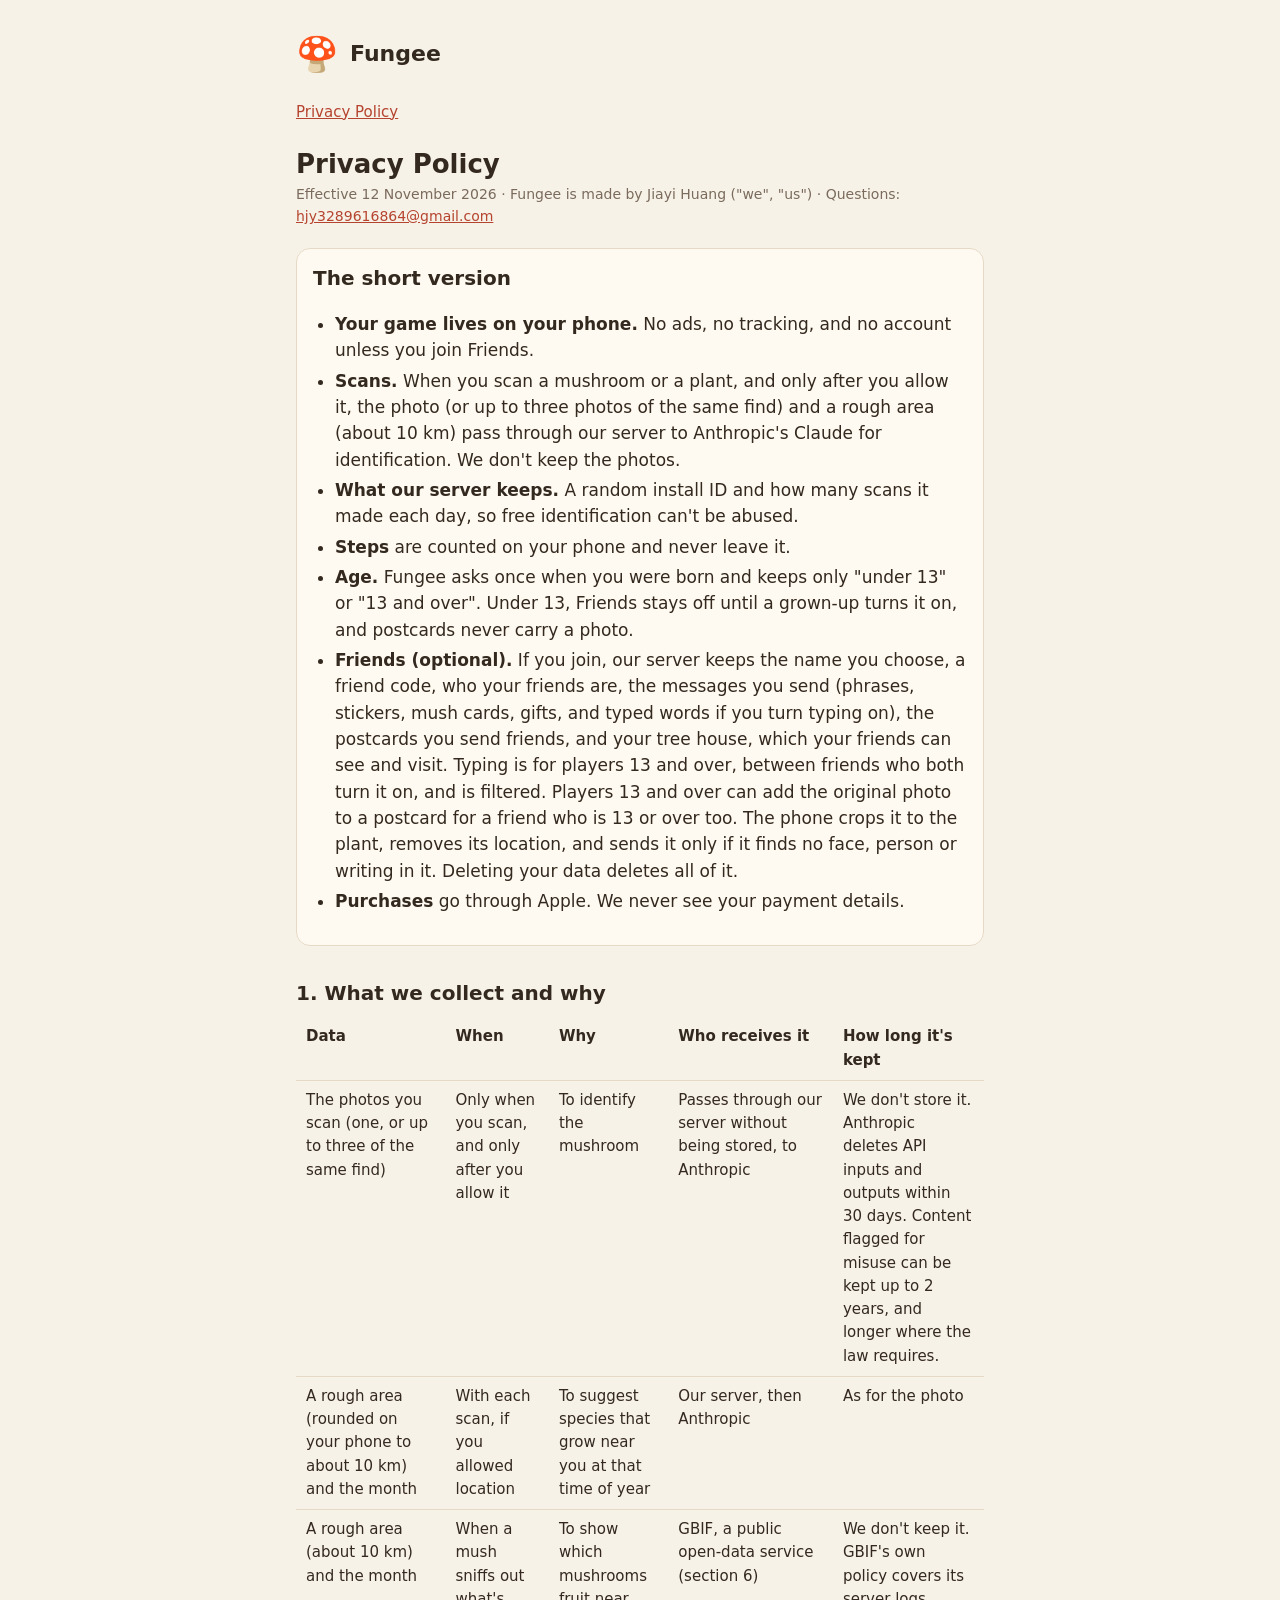
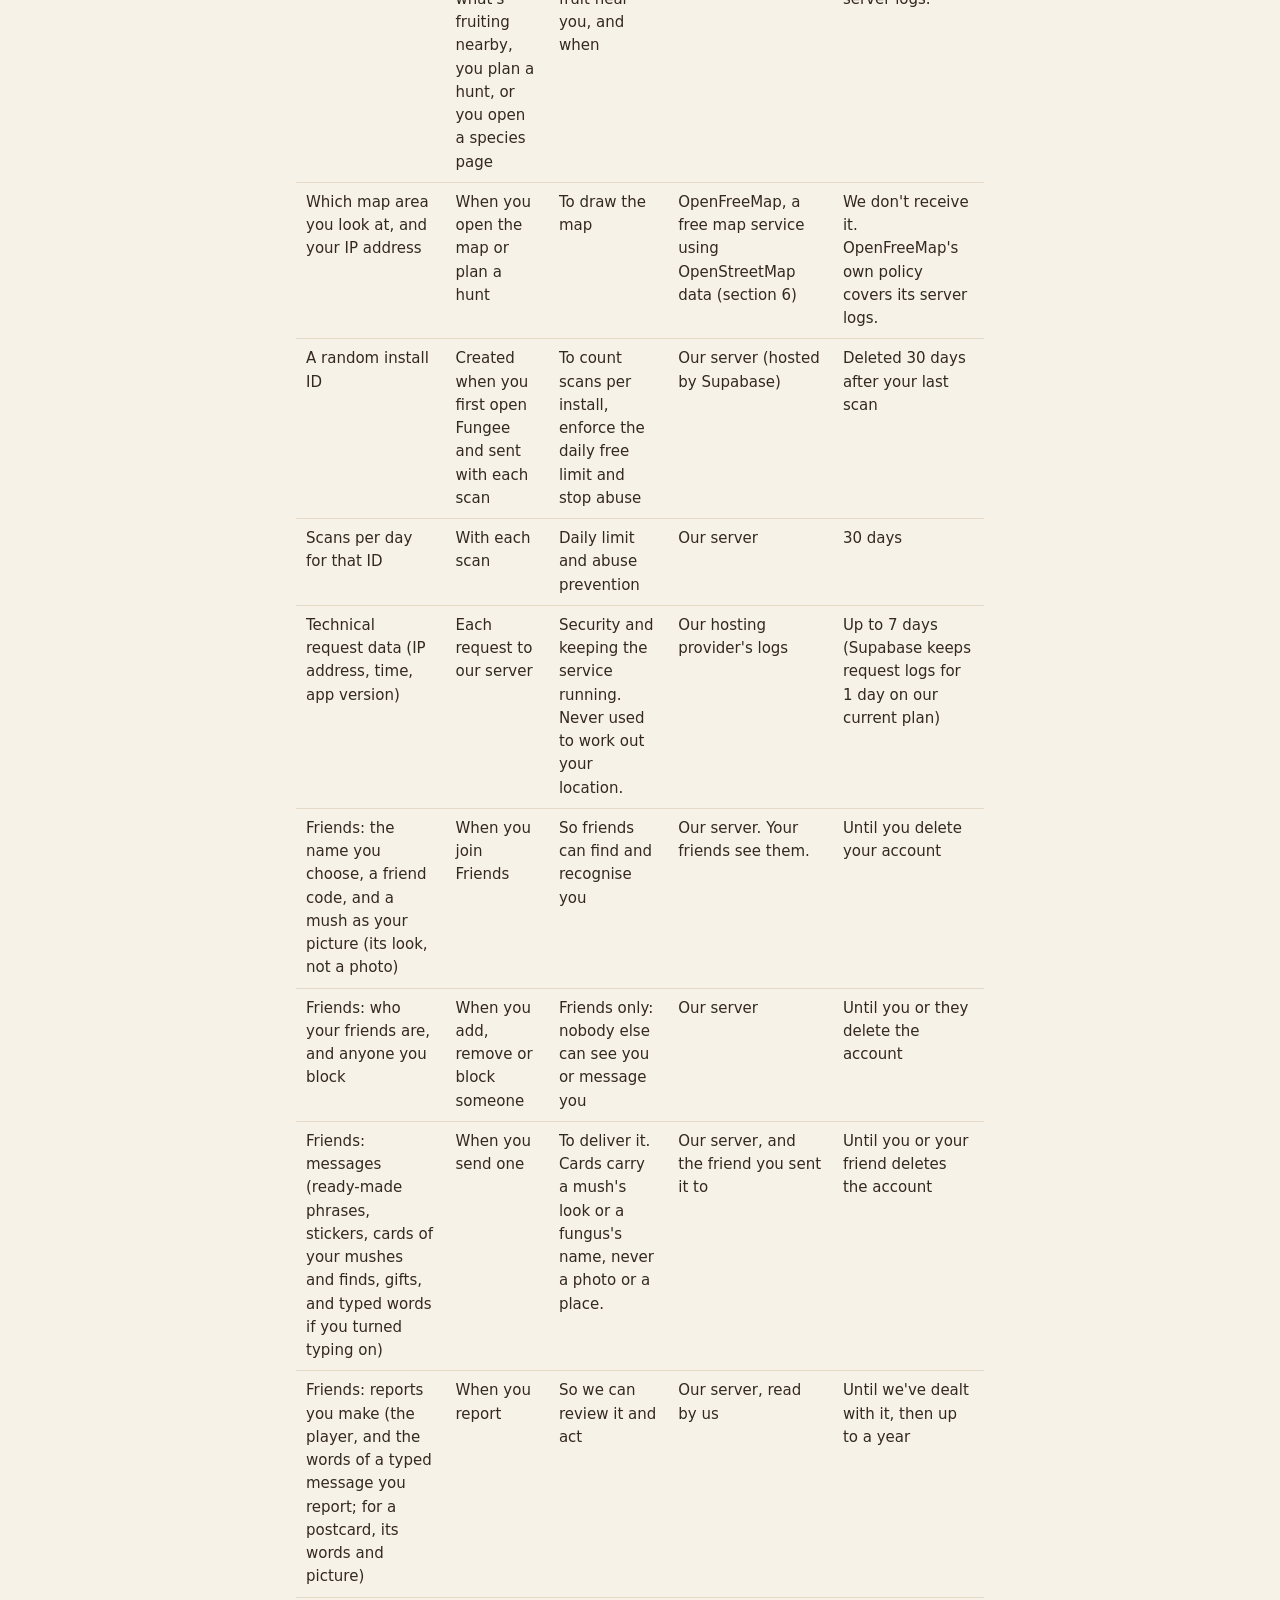
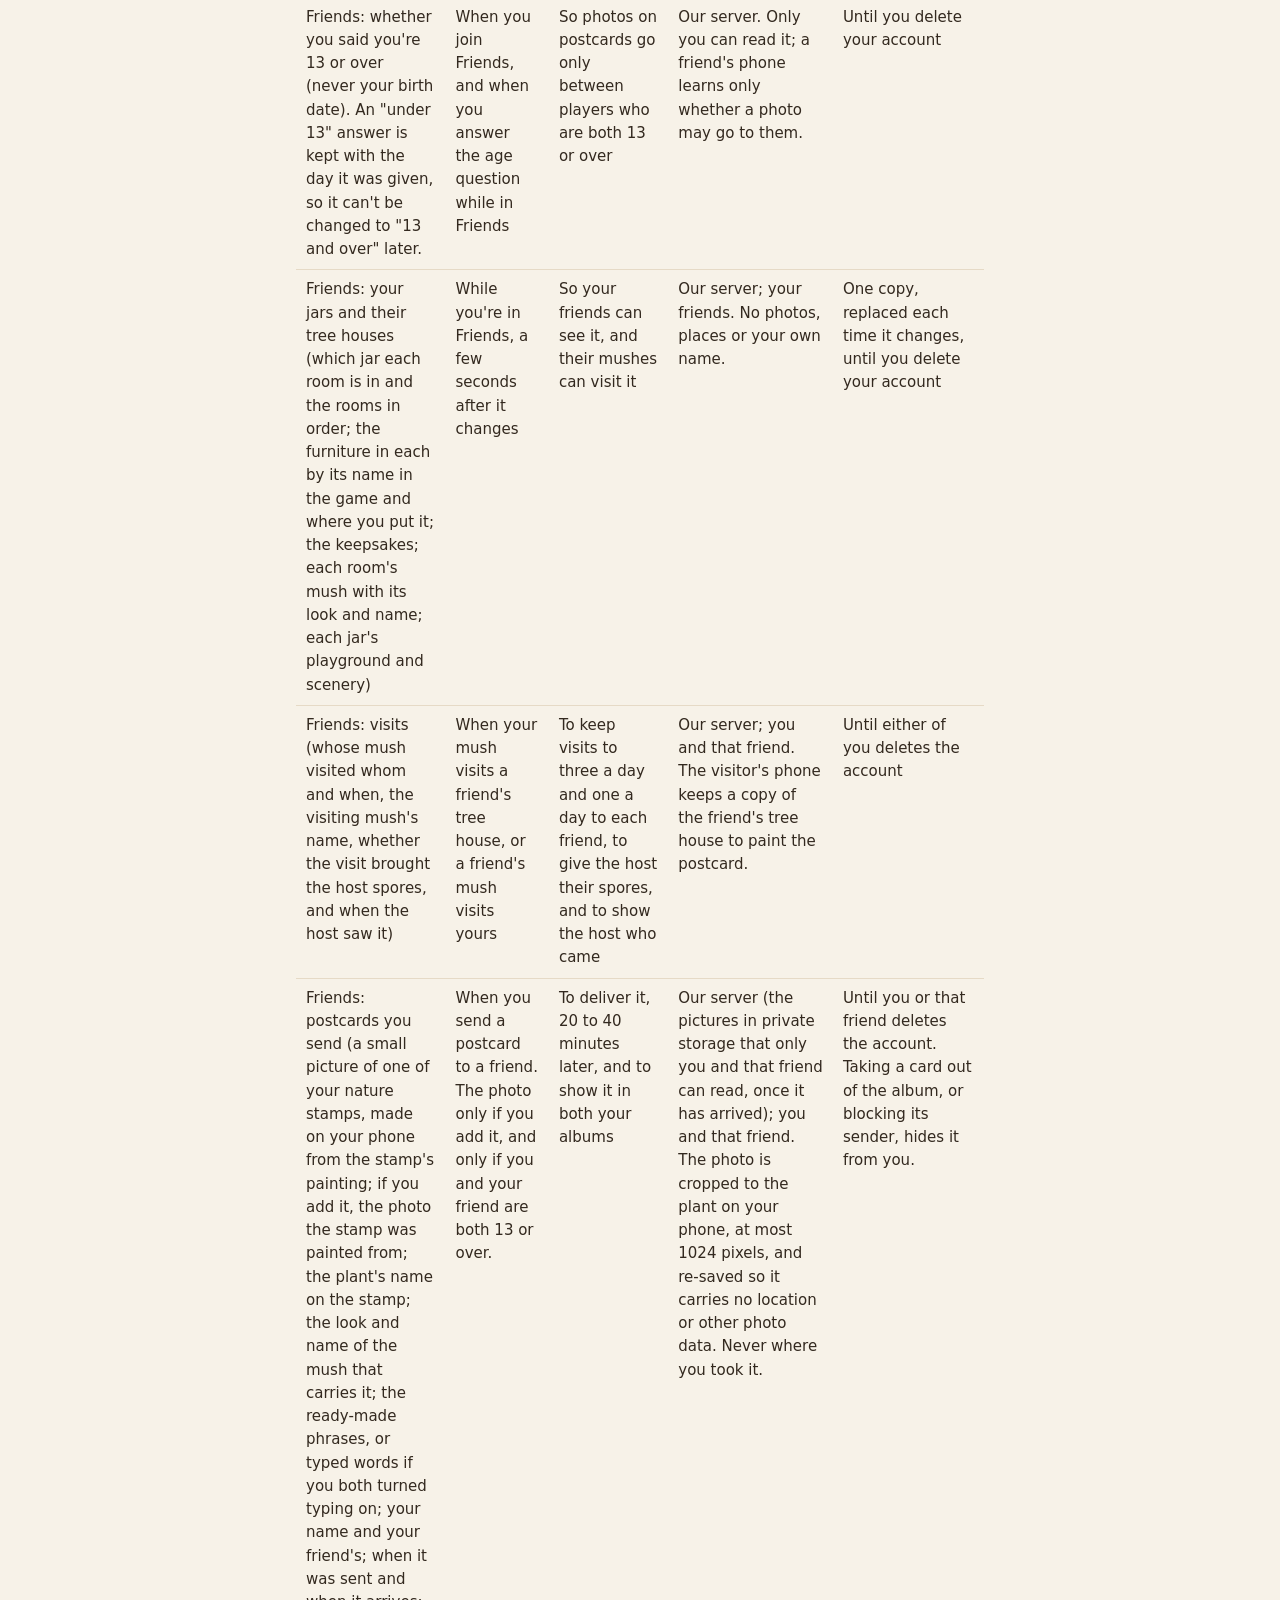
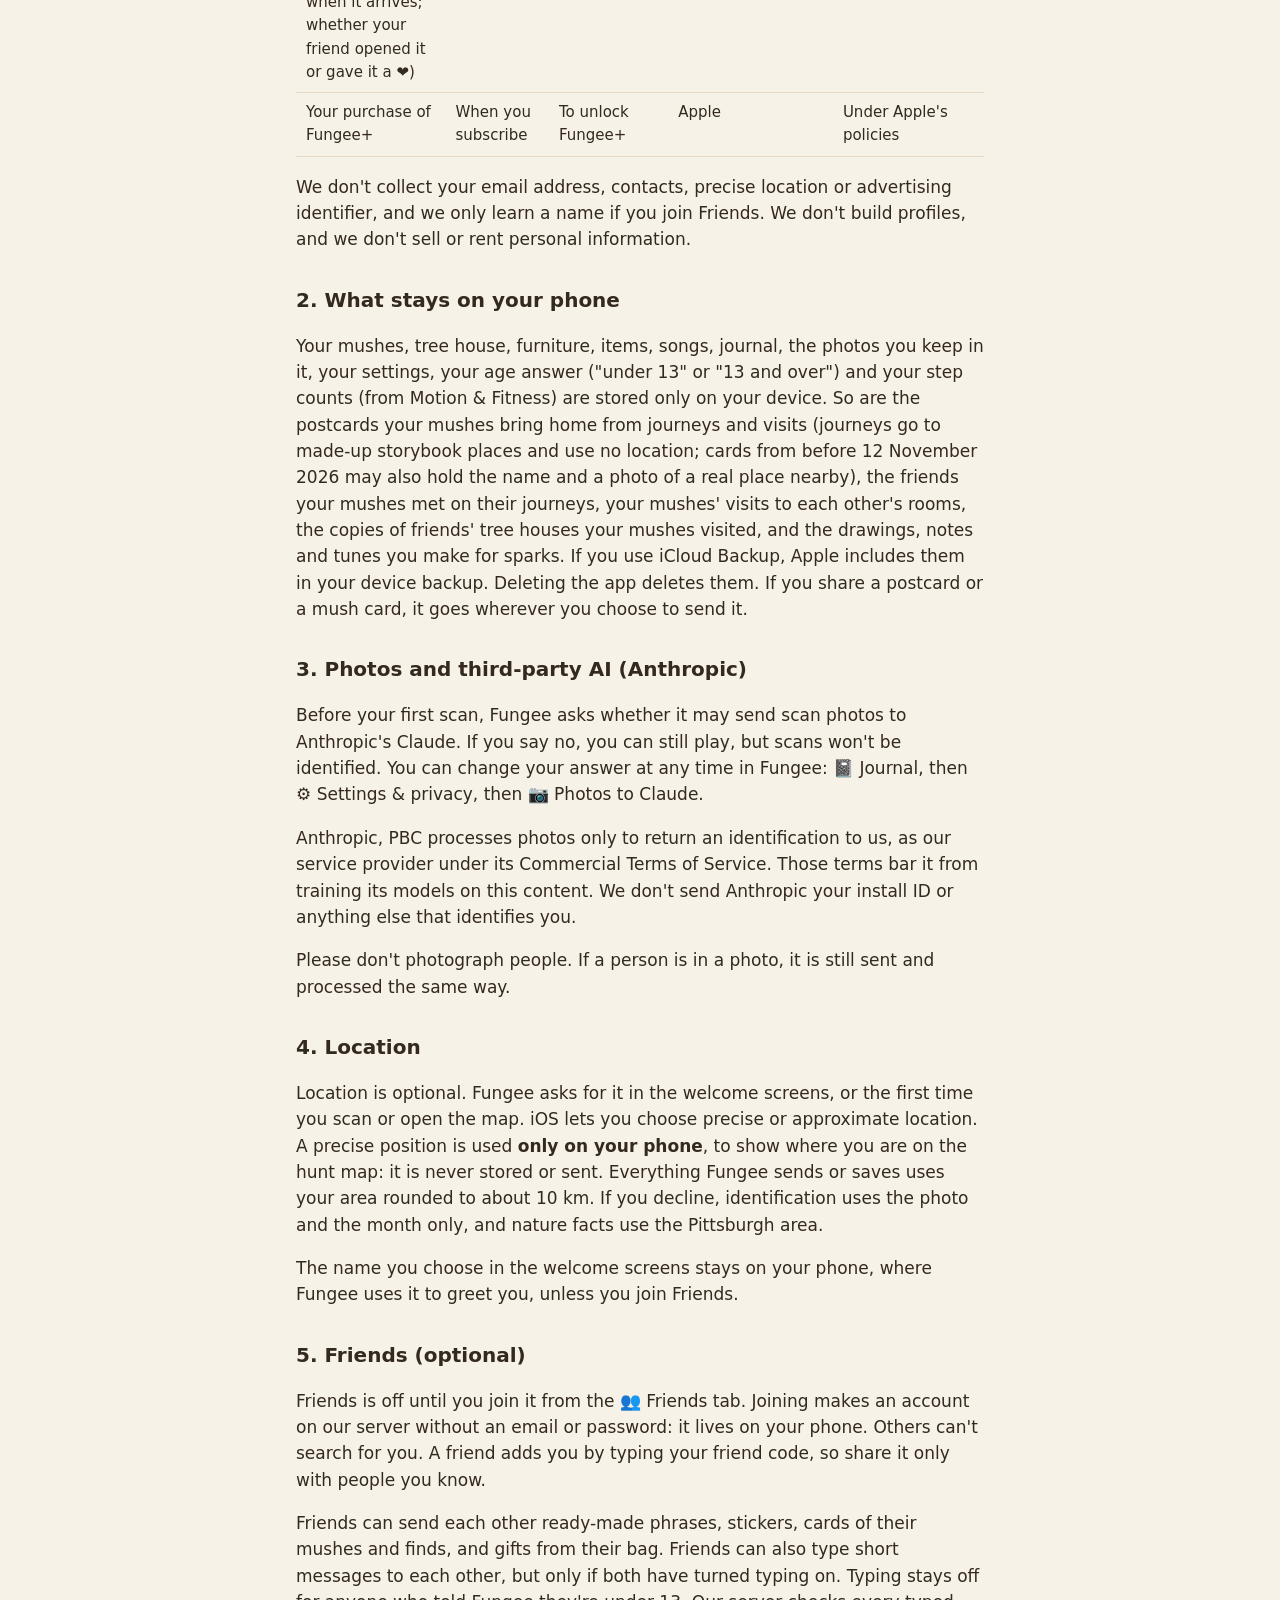
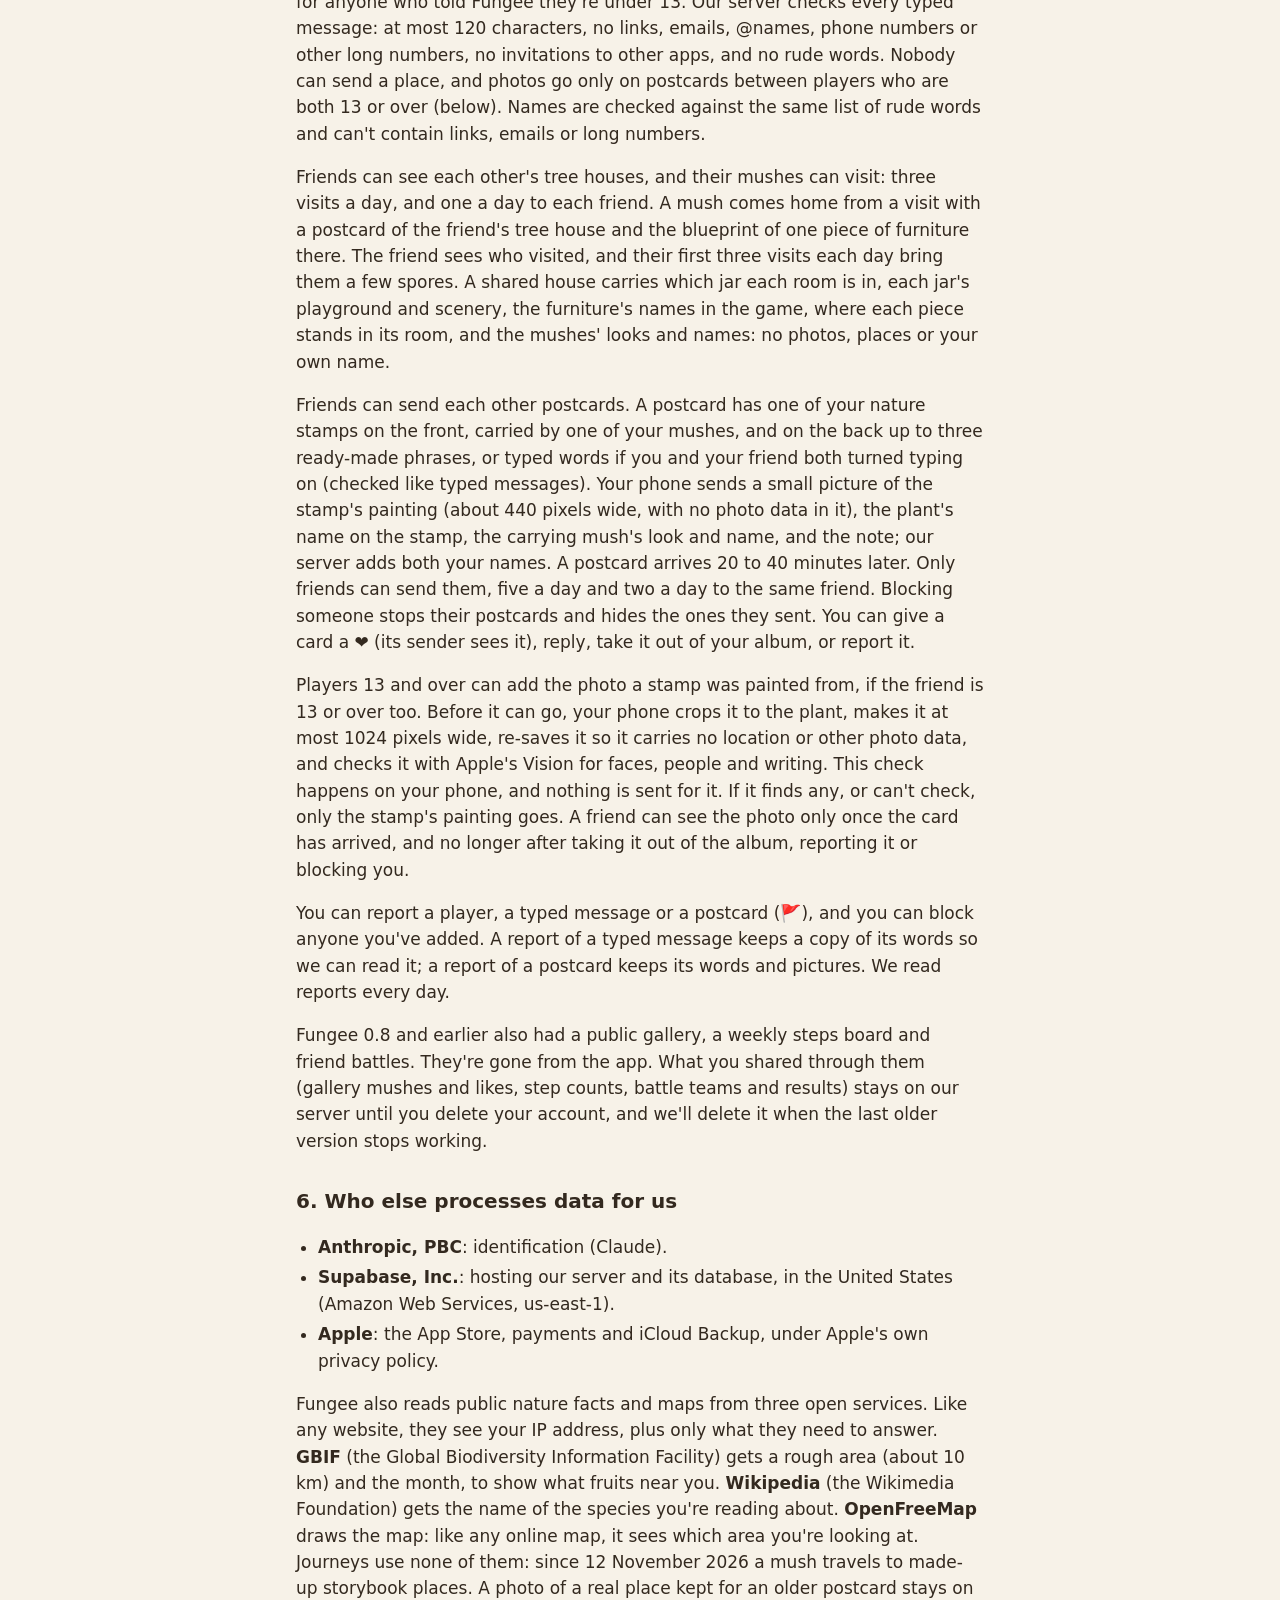
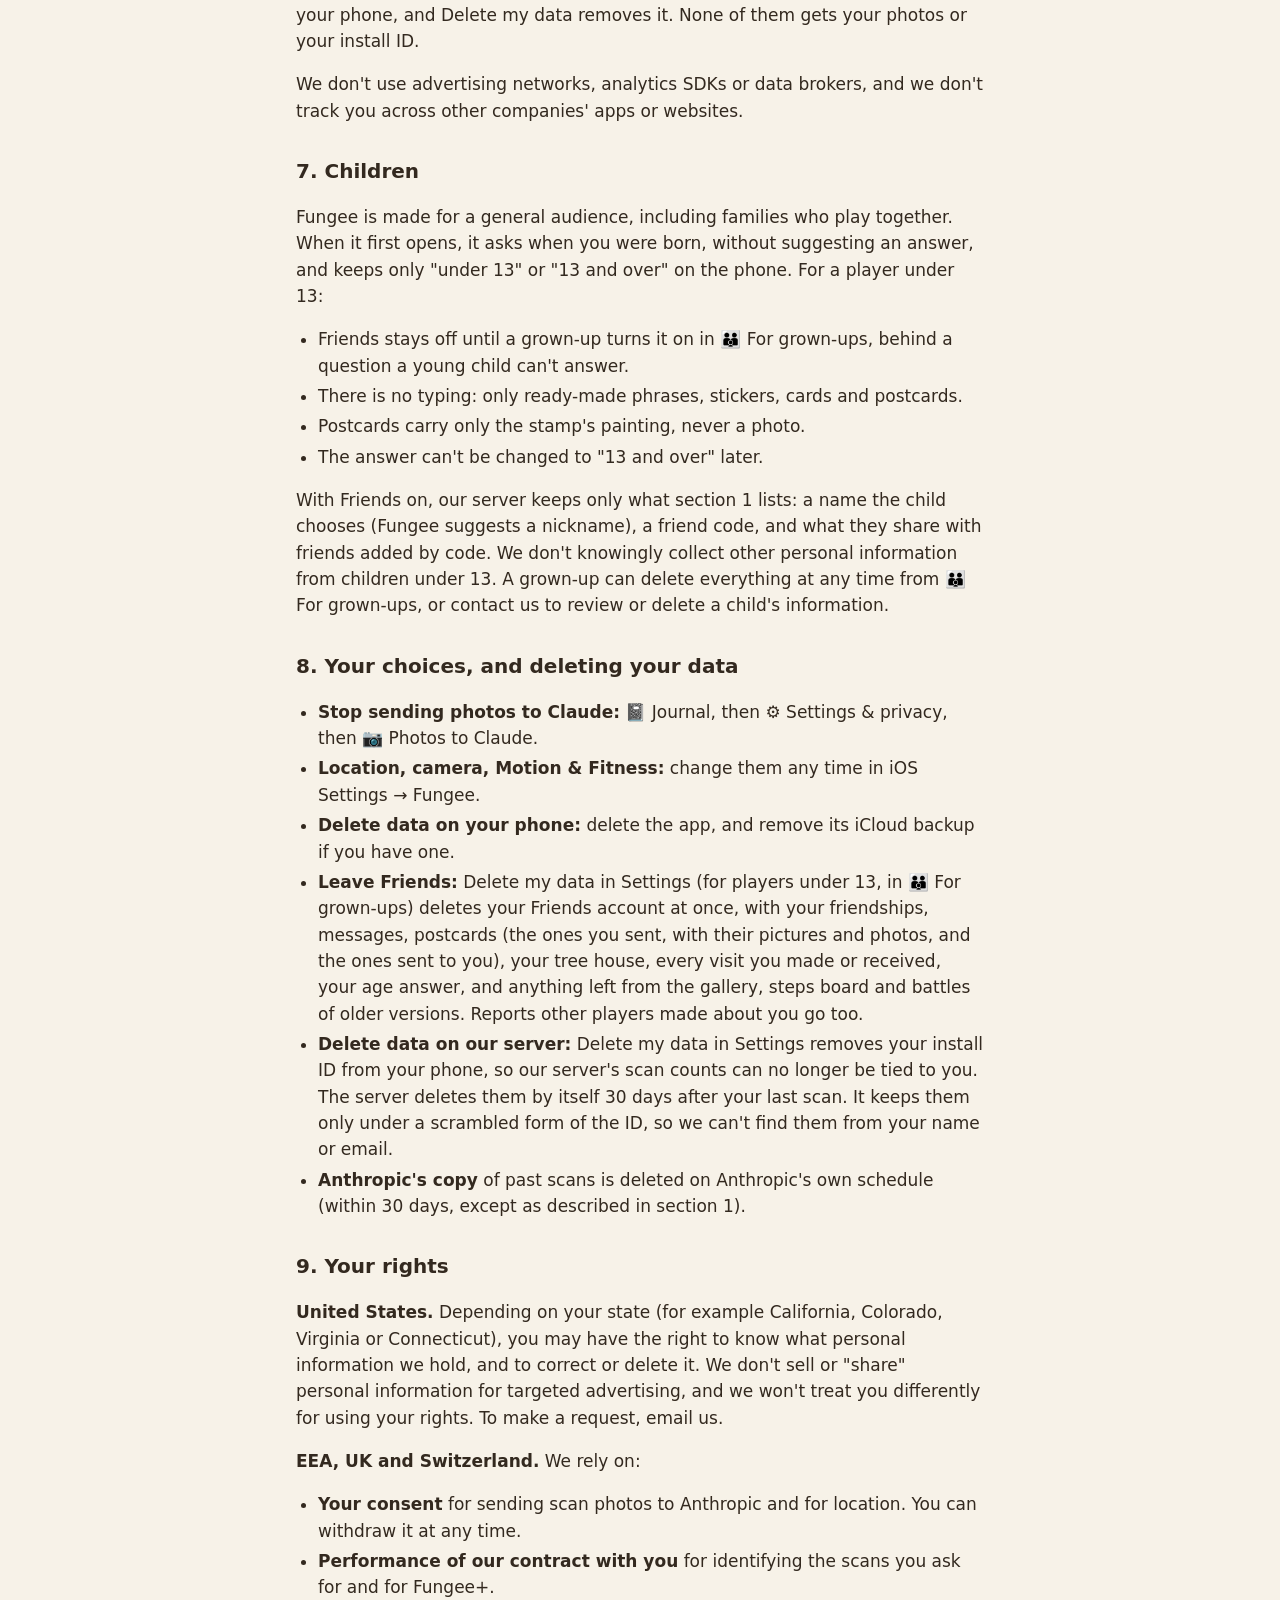
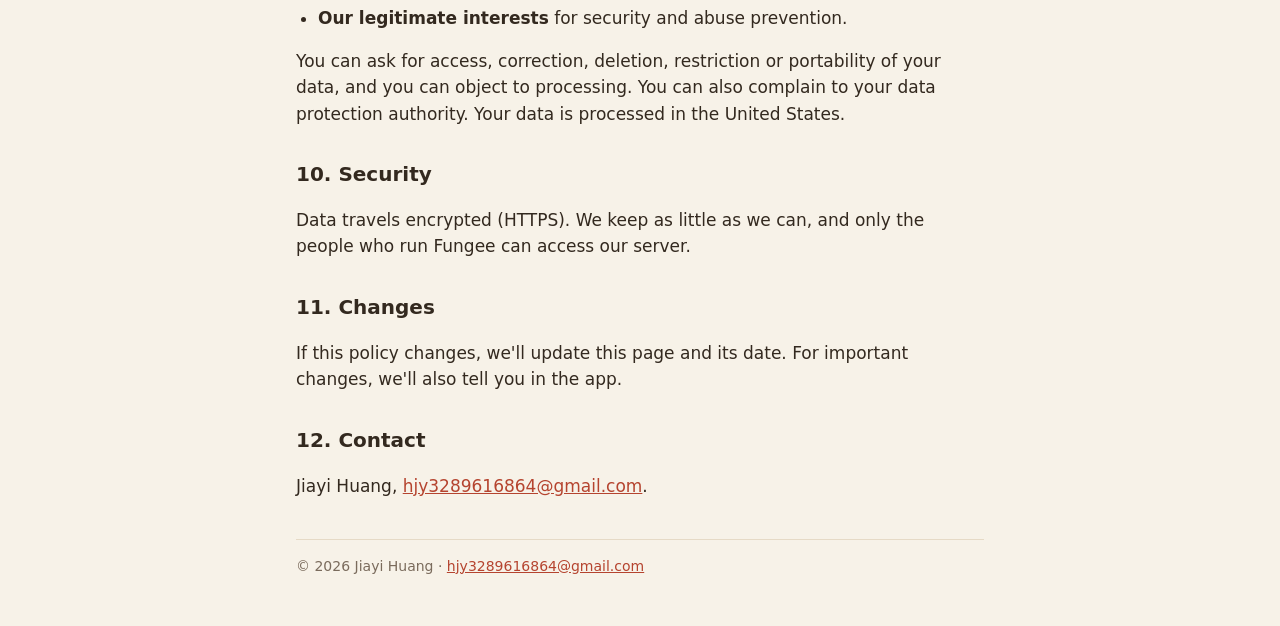
<file: privacy.html>
<!doctype html>
<html lang="en">
<head>
<meta charset="utf-8">
<meta name="viewport" content="width=device-width, initial-scale=1">
<title>Fungee Privacy Policy</title>
<meta name="description" content="What Fungee collects, why, where it goes and how to delete it.">
<link rel="stylesheet" href="style.css">
</head>
<body>
<main>
  <header class="top"><span class="logo" aria-hidden="true">🍄</span><b>Fungee</b></header>
  <nav><a href="privacy.html">Privacy Policy</a></nav>

  <h1>Privacy Policy</h1>
  <p class="meta">Effective 12 November 2026 · Fungee is made by Jiayi Huang ("we", "us") · Questions: <a href="mailto:hjy3289616864@gmail.com">hjy3289616864@gmail.com</a></p>

  <div class="card">
    <h2 style="margin-top:0">The short version</h2>
    <ul>
      <li><b>Your game lives on your phone.</b> No ads, no tracking, and no account unless you join Friends.</li>
      <li><b>Scans.</b> When you scan a mushroom or a plant, and only after you allow it, the photo (or up to three photos of the same find) and a rough area (about 10 km) pass through our server to Anthropic's Claude for identification. We don't keep the photos.</li>
      <li><b>What our server keeps.</b> A random install ID and how many scans it made each day, so free identification can't be abused.</li>
      <li><b>Steps</b> are counted on your phone and never leave it.</li>
      <li><b>Age.</b> Fungee asks once when you were born and keeps only "under 13" or "13 and over". Under 13, Friends stays off until a grown-up turns it on, and postcards never carry a photo.</li>
      <li><b>Friends (optional).</b> If you join, our server keeps the name you choose, a friend code, who your friends are, the messages you send (phrases, stickers, mush cards, gifts, and typed words if you turn typing on), the postcards you send friends, and your tree house, which your friends can see and visit. Typing is for players 13 and over, between friends who both turn it on, and is filtered. Players 13 and over can add the original photo to a postcard for a friend who is 13 or over too. The phone crops it to the plant, removes its location, and sends it only if it finds no face, person or writing in it. Deleting your data deletes all of it.</li>
      <li><b>Purchases</b> go through Apple. We never see your payment details.</li>
    </ul>
  </div>

  <h2>1. What we collect and why</h2>
  <div class="table"><table>
    <tr><th>Data</th><th>When</th><th>Why</th><th>Who receives it</th><th>How long it's kept</th></tr>
    <tr><td>The photos you scan (one, or up to three of the same find)</td><td>Only when you scan, and only after you allow it</td><td>To identify the mushroom</td><td>Passes through our server without being stored, to Anthropic</td><td>We don't store it. Anthropic deletes API inputs and outputs within 30 days. Content flagged for misuse can be kept up to 2 years, and longer where the law requires.</td></tr>
    <tr><td>A rough area (rounded on your phone to about 10 km) and the month</td><td>With each scan, if you allowed location</td><td>To suggest species that grow near you at that time of year</td><td>Our server, then Anthropic</td><td>As for the photo</td></tr>
    <tr><td>A rough area (about 10 km) and the month</td><td>When a mush sniffs out what's fruiting nearby, you plan a hunt, or you open a species page</td><td>To show which mushrooms fruit near you, and when</td><td>GBIF, a public open-data service (section 6)</td><td>We don't keep it. GBIF's own policy covers its server logs.</td></tr>
    <tr><td>Which map area you look at, and your IP address</td><td>When you open the map or plan a hunt</td><td>To draw the map</td><td>OpenFreeMap, a free map service using OpenStreetMap data (section 6)</td><td>We don't receive it. OpenFreeMap's own policy covers its server logs.</td></tr>
    <tr><td>A random install ID</td><td>Created when you first open Fungee and sent with each scan</td><td>To count scans per install, enforce the daily free limit and stop abuse</td><td>Our server (hosted by Supabase)</td><td>Deleted 30 days after your last scan</td></tr>
    <tr><td>Scans per day for that ID</td><td>With each scan</td><td>Daily limit and abuse prevention</td><td>Our server</td><td>30 days</td></tr>
    <tr><td>Technical request data (IP address, time, app version)</td><td>Each request to our server</td><td>Security and keeping the service running. Never used to work out your location.</td><td>Our hosting provider's logs</td><td>Up to 7 days (Supabase keeps request logs for 1 day on our current plan)</td></tr>
    <tr><td>Friends: the name you choose, a friend code, and a mush as your picture (its look, not a photo)</td><td>When you join Friends</td><td>So friends can find and recognise you</td><td>Our server. Your friends see them.</td><td>Until you delete your account</td></tr>
    <tr><td>Friends: who your friends are, and anyone you block</td><td>When you add, remove or block someone</td><td>Friends only: nobody else can see you or message you</td><td>Our server</td><td>Until you or they delete the account</td></tr>
    <tr><td>Friends: messages (ready-made phrases, stickers, cards of your mushes and finds, gifts, and typed words if you turned typing on)</td><td>When you send one</td><td>To deliver it. Cards carry a mush's look or a fungus's name, never a photo or a place.</td><td>Our server, and the friend you sent it to</td><td>Until you or your friend deletes the account</td></tr>
    <tr><td>Friends: reports you make (the player, and the words of a typed message you report; for a postcard, its words and picture)</td><td>When you report</td><td>So we can review it and act</td><td>Our server, read by us</td><td>Until we've dealt with it, then up to a year</td></tr>
    <tr><td>Friends: whether you said you're 13 or over (never your birth date). An "under 13" answer is kept with the day it was given, so it can't be changed to "13 and over" later.</td><td>When you join Friends, and when you answer the age question while in Friends</td><td>So photos on postcards go only between players who are both 13 or over</td><td>Our server. Only you can read it; a friend's phone learns only whether a photo may go to them.</td><td>Until you delete your account</td></tr>
    <tr><td>Friends: your jars and their tree houses (which jar each room is in and the rooms in order; the furniture in each by its name in the game and where you put it; the keepsakes; each room's mush with its look and name; each jar's playground and scenery)</td><td>While you're in Friends, a few seconds after it changes</td><td>So your friends can see it, and their mushes can visit it</td><td>Our server; your friends. No photos, places or your own name.</td><td>One copy, replaced each time it changes, until you delete your account</td></tr>
    <tr><td>Friends: visits (whose mush visited whom and when, the visiting mush's name, whether the visit brought the host spores, and when the host saw it)</td><td>When your mush visits a friend's tree house, or a friend's mush visits yours</td><td>To keep visits to three a day and one a day to each friend, to give the host their spores, and to show the host who came</td><td>Our server; you and that friend. The visitor's phone keeps a copy of the friend's tree house to paint the postcard.</td><td>Until either of you deletes the account</td></tr>
    <tr><td>Friends: postcards you send (a small picture of one of your nature stamps, made on your phone from the stamp's painting; if you add it, the photo the stamp was painted from; the plant's name on the stamp; the look and name of the mush that carries it; the ready-made phrases, or typed words if you both turned typing on; your name and your friend's; when it was sent and when it arrives; whether your friend opened it or gave it a ❤️)</td><td>When you send a postcard to a friend. The photo only if you add it, and only if you and your friend are both 13 or over.</td><td>To deliver it, 20 to 40 minutes later, and to show it in both your albums</td><td>Our server (the pictures in private storage that only you and that friend can read, once it has arrived); you and that friend. The photo is cropped to the plant on your phone, at most 1024 pixels, and re-saved so it carries no location or other photo data. Never where you took it.</td><td>Until you or that friend deletes the account. Taking a card out of the album, or blocking its sender, hides it from you.</td></tr>
    <tr><td>Your purchase of Fungee+</td><td>When you subscribe</td><td>To unlock Fungee+</td><td>Apple</td><td>Under Apple's policies</td></tr>
  </table></div>
  <p>We don't collect your email address, contacts, precise location or advertising identifier, and we only learn a name if you join Friends. We don't build profiles, and we don't sell or rent personal information.</p>

  <h2>2. What stays on your phone</h2>
  <p>Your mushes, tree house, furniture, items, songs, journal, the photos you keep in it, your settings, your age answer ("under 13" or "13 and over") and your step counts (from Motion &amp; Fitness) are stored only on your device. So are the postcards your mushes bring home from journeys and visits (journeys go to made-up storybook places and use no location; cards from before 12 November 2026 may also hold the name and a photo of a real place nearby), the friends your mushes met on their journeys, your mushes' visits to each other's rooms, the copies of friends' tree houses your mushes visited, and the drawings, notes and tunes you make for sparks. If you use iCloud Backup, Apple includes them in your device backup. Deleting the app deletes them. If you share a postcard or a mush card, it goes wherever you choose to send it.</p>

  <h2>3. Photos and third-party AI (Anthropic)</h2>
  <p>Before your first scan, Fungee asks whether it may send scan photos to Anthropic's Claude. If you say no, you can still play, but scans won't be identified. You can change your answer at any time in Fungee: 📓 Journal, then ⚙️ Settings &amp; privacy, then 📷 Photos to Claude.</p>
  <p>Anthropic, PBC processes photos only to return an identification to us, as our service provider under its Commercial Terms of Service. Those terms bar it from training its models on this content. We don't send Anthropic your install ID or anything else that identifies you.</p>
  <p>Please don't photograph people. If a person is in a photo, it is still sent and processed the same way.</p>

  <h2>4. Location</h2>
  <p>Location is optional. Fungee asks for it in the welcome screens, or the first time you scan or open the map. iOS lets you choose precise or approximate location. A precise position is used <b>only on your phone</b>, to show where you are on the hunt map: it is never stored or sent. Everything Fungee sends or saves uses your area rounded to about 10 km. If you decline, identification uses the photo and the month only, and nature facts use the Pittsburgh area.</p>
  <p>The name you choose in the welcome screens stays on your phone, where Fungee uses it to greet you, unless you join Friends.</p>

  <h2>5. Friends (optional)</h2>
  <p>Friends is off until you join it from the 👥 Friends tab. Joining makes an account on our server without an email or password: it lives on your phone. Others can't search for you. A friend adds you by typing your friend code, so share it only with people you know.</p>
  <p>Friends can send each other ready-made phrases, stickers, cards of their mushes and finds, and gifts from their bag. Friends can also type short messages to each other, but only if both have turned typing on. Typing stays off for anyone who told Fungee they're under 13. Our server checks every typed message: at most 120 characters, no links, emails, @names, phone numbers or other long numbers, no invitations to other apps, and no rude words. Nobody can send a place, and photos go only on postcards between players who are both 13 or over (below). Names are checked against the same list of rude words and can't contain links, emails or long numbers.</p>
  <p>Friends can see each other's tree houses, and their mushes can visit: three visits a day, and one a day to each friend. A mush comes home from a visit with a postcard of the friend's tree house and the blueprint of one piece of furniture there. The friend sees who visited, and their first three visits each day bring them a few spores. A shared house carries which jar each room is in, each jar's playground and scenery, the furniture's names in the game, where each piece stands in its room, and the mushes' looks and names: no photos, places or your own name.</p>
  <p>Friends can send each other postcards. A postcard has one of your nature stamps on the front, carried by one of your mushes, and on the back up to three ready-made phrases, or typed words if you and your friend both turned typing on (checked like typed messages). Your phone sends a small picture of the stamp's painting (about 440 pixels wide, with no photo data in it), the plant's name on the stamp, the carrying mush's look and name, and the note; our server adds both your names. A postcard arrives 20 to 40 minutes later. Only friends can send them, five a day and two a day to the same friend. Blocking someone stops their postcards and hides the ones they sent. You can give a card a ❤️ (its sender sees it), reply, take it out of your album, or report it.</p>
  <p>Players 13 and over can add the photo a stamp was painted from, if the friend is 13 or over too. Before it can go, your phone crops it to the plant, makes it at most 1024 pixels wide, re-saves it so it carries no location or other photo data, and checks it with Apple's Vision for faces, people and writing. This check happens on your phone, and nothing is sent for it. If it finds any, or can't check, only the stamp's painting goes. A friend can see the photo only once the card has arrived, and no longer after taking it out of the album, reporting it or blocking you.</p>
  <p>You can report a player, a typed message or a postcard (🚩), and you can block anyone you've added. A report of a typed message keeps a copy of its words so we can read it; a report of a postcard keeps its words and pictures. We read reports every day.</p>
  <p>Fungee 0.8 and earlier also had a public gallery, a weekly steps board and friend battles. They're gone from the app. What you shared through them (gallery mushes and likes, step counts, battle teams and results) stays on our server until you delete your account, and we'll delete it when the last older version stops working.</p>

  <h2>6. Who else processes data for us</h2>
  <ul>
    <li><b>Anthropic, PBC</b>: identification (Claude).</li>
    <li><b>Supabase, Inc.</b>: hosting our server and its database, in the United States (Amazon Web Services, us-east-1).</li>
    <li><b>Apple</b>: the App Store, payments and iCloud Backup, under Apple's own privacy policy.</li>
  </ul>
  <p>Fungee also reads public nature facts and maps from three open services. Like any website, they see your IP address, plus only what they need to answer. <b>GBIF</b> (the Global Biodiversity Information Facility) gets a rough area (about 10 km) and the month, to show what fruits near you. <b>Wikipedia</b> (the Wikimedia Foundation) gets the name of the species you're reading about. <b>OpenFreeMap</b> draws the map: like any online map, it sees which area you're looking at. Journeys use none of them: since 12 November 2026 a mush travels to made-up storybook places. A photo of a real place kept for an older postcard stays on your phone, and Delete my data removes it. None of them gets your photos or your install ID.</p>
  <p>We don't use advertising networks, analytics SDKs or data brokers, and we don't track you across other companies' apps or websites.</p>

  <h2>7. Children</h2>
  <p>Fungee is made for a general audience, including families who play together. When it first opens, it asks when you were born, without suggesting an answer, and keeps only "under 13" or "13 and over" on the phone. For a player under 13:</p>
  <ul>
    <li>Friends stays off until a grown-up turns it on in 👪 For grown-ups, behind a question a young child can't answer.</li>
    <li>There is no typing: only ready-made phrases, stickers, cards and postcards.</li>
    <li>Postcards carry only the stamp's painting, never a photo.</li>
    <li>The answer can't be changed to "13 and over" later.</li>
  </ul>
  <p>With Friends on, our server keeps only what section 1 lists: a name the child chooses (Fungee suggests a nickname), a friend code, and what they share with friends added by code. We don't knowingly collect other personal information from children under 13. A grown-up can delete everything at any time from 👪 For grown-ups, or contact us to review or delete a child's information.</p>

  <h2>8. Your choices, and deleting your data</h2>
  <ul>
    <li><b>Stop sending photos to Claude:</b> 📓 Journal, then ⚙️ Settings &amp; privacy, then 📷 Photos to Claude.</li>
    <li><b>Location, camera, Motion &amp; Fitness:</b> change them any time in iOS Settings → Fungee.</li>
    <li><b>Delete data on your phone:</b> delete the app, and remove its iCloud backup if you have one.</li>
    <li><b>Leave Friends:</b> Delete my data in Settings (for players under 13, in 👪 For grown-ups) deletes your Friends account at once, with your friendships, messages, postcards (the ones you sent, with their pictures and photos, and the ones sent to you), your tree house, every visit you made or received, your age answer, and anything left from the gallery, steps board and battles of older versions. Reports other players made about you go too.</li>
    <li><b>Delete data on our server:</b> Delete my data in Settings removes your install ID from your phone, so our server's scan counts can no longer be tied to you. The server deletes them by itself 30 days after your last scan. It keeps them only under a scrambled form of the ID, so we can't find them from your name or email.</li>
    <li><b>Anthropic's copy</b> of past scans is deleted on Anthropic's own schedule (within 30 days, except as described in section 1).</li>
  </ul>

  <h2>9. Your rights</h2>
  <p><b>United States.</b> Depending on your state (for example California, Colorado, Virginia or Connecticut), you may have the right to know what personal information we hold, and to correct or delete it. We don't sell or "share" personal information for targeted advertising, and we won't treat you differently for using your rights. To make a request, email us.</p>
  <p><b>EEA, UK and Switzerland.</b> We rely on:</p>
  <ul>
    <li><b>Your consent</b> for sending scan photos to Anthropic and for location. You can withdraw it at any time.</li>
    <li><b>Performance of our contract with you</b> for identifying the scans you ask for and for Fungee+.</li>
    <li><b>Our legitimate interests</b> for security and abuse prevention.</li>
  </ul>
  <p>You can ask for access, correction, deletion, restriction or portability of your data, and you can object to processing. You can also complain to your data protection authority. Your data is processed in the United States.</p>

  <h2>10. Security</h2>
  <p>Data travels encrypted (HTTPS). We keep as little as we can, and only the people who run Fungee can access our server.</p>

  <h2>11. Changes</h2>
  <p>If this policy changes, we'll update this page and its date. For important changes, we'll also tell you in the app.</p>

  <h2>12. Contact</h2>
  <p>Jiayi Huang, <a href="mailto:hjy3289616864@gmail.com">hjy3289616864@gmail.com</a>.</p>

  <footer>© 2026 Jiayi Huang · <a href="mailto:hjy3289616864@gmail.com">hjy3289616864@gmail.com</a></footer>
</main>
</body>
</html>
</file>
<file: style.css>
/* Fungee support site: plain, readable, phone-first. Light and dark follow the system. */
:root {
  --bg: #f7f2e8; --card: #fffaf1; --ink: #33291f; --soft: #7a6b5c; --line: #e6dac6;
  --accent: #b5442f; --warn-bg: #fdecd9; --warn-ink: #7a2e12; --draft-bg: #2f2a25; --draft-ink: #ffe9a8;
}
@media (prefers-color-scheme: dark) {
  :root { --bg: #1d1a17; --card: #26221e; --ink: #efe6da; --soft: #b3a493; --line: #3b342d;
    --accent: #f08a6c; --warn-bg: #3a2318; --warn-ink: #ffd2bd; --draft-bg: #ffe9a8; --draft-ink: #2f2a25; }
}
* { box-sizing: border-box; }
body { margin: 0; background: var(--bg); color: var(--ink); font: 17px/1.55 -apple-system, BlinkMacSystemFont, "Segoe UI", system-ui, sans-serif; }
.draft { background: var(--draft-bg); color: var(--draft-ink); text-align: center; font-weight: 600; font-size: 14px; padding: 8px 16px; }
main { max-width: 720px; margin: 0 auto; padding: 20px 16px 48px; }
header.top { display: flex; align-items: center; gap: 12px; margin: 8px 0 20px; }
header.top .logo { font-size: 34px; }
header.top b { font-size: 22px; }
nav { display: flex; flex-wrap: wrap; gap: 8px 16px; margin-bottom: 24px; font-size: 15px; }
a { color: var(--accent); }
h1 { font-size: 26px; line-height: 1.25; margin: 0 0 4px; }
h2 { font-size: 20px; margin: 32px 0 8px; }
h3 { font-size: 17px; margin: 20px 0 6px; }
.meta { color: var(--soft); font-size: 14px; margin: 0 0 20px; }
.card { background: var(--card); border: 1px solid var(--line); border-radius: 14px; padding: 14px 16px; margin: 16px 0; }
.warn { background: var(--warn-bg); color: var(--warn-ink); border: 1px solid transparent; border-radius: 14px; padding: 14px 16px; margin: 16px 0; }
.warn h2, .warn h3 { margin-top: 0; }
.ph { background: rgba(181, 68, 47, 0.12); border-radius: 4px; padding: 0 3px; font-family: ui-monospace, SFMono-Regular, Menlo, monospace; font-size: 0.9em; }
.table { overflow-x: auto; }
table { border-collapse: collapse; width: 100%; font-size: 15px; }
th, td { text-align: left; vertical-align: top; padding: 8px 10px; border-bottom: 1px solid var(--line); }
th { font-weight: 600; }
ul { padding-left: 22px; }
li { margin: 4px 0; }
footer { color: var(--soft); font-size: 14px; margin-top: 40px; border-top: 1px solid var(--line); padding-top: 16px; }
</file>
